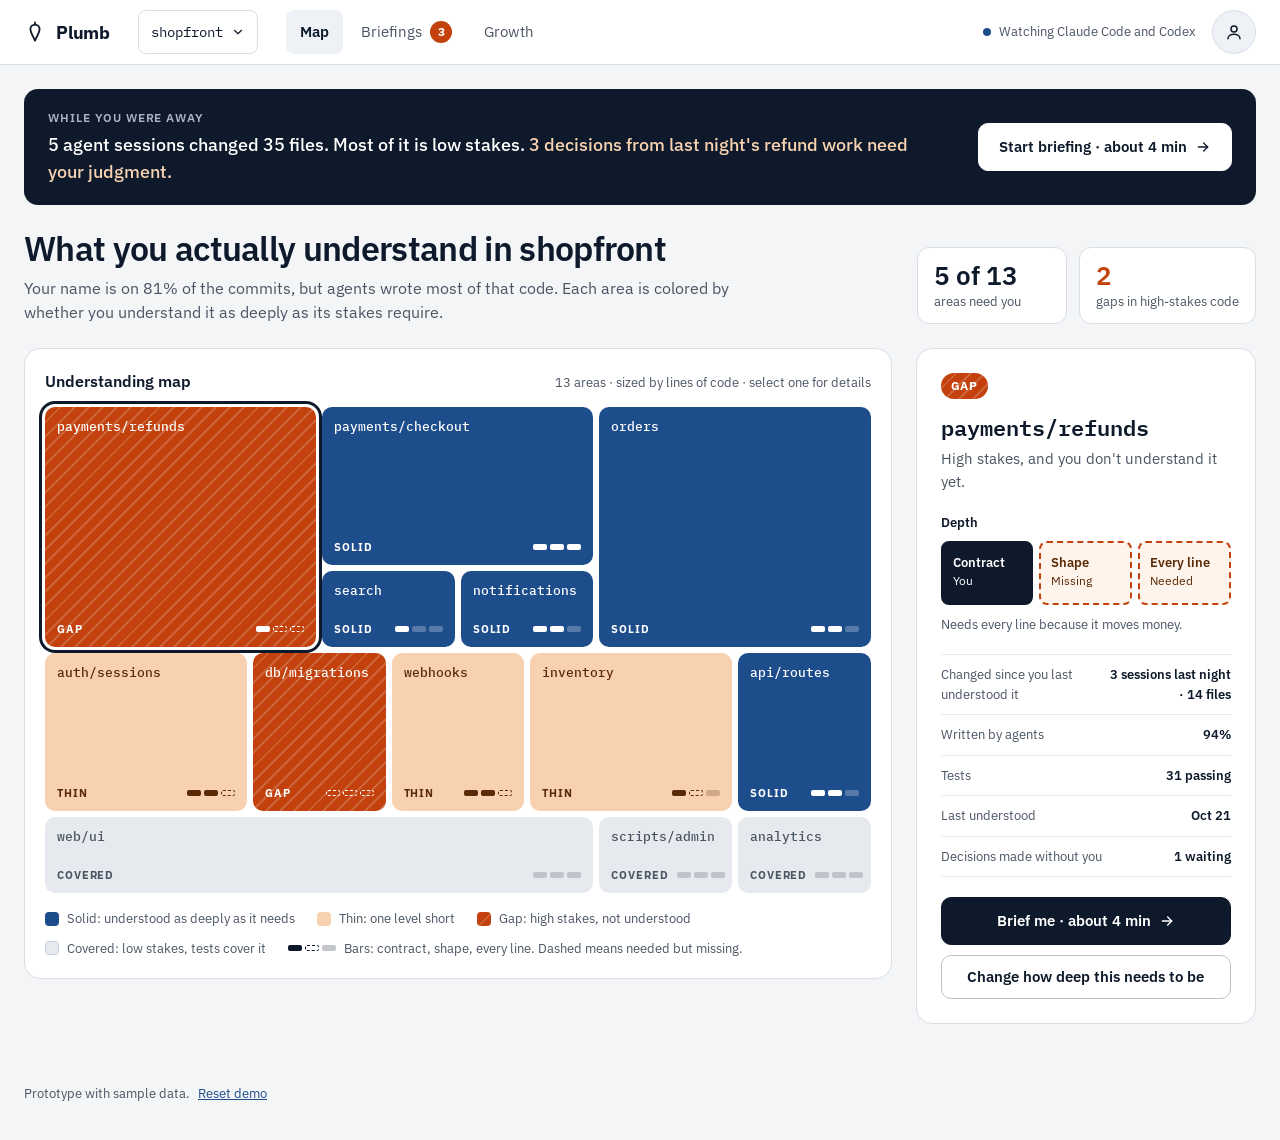
<file: prototype/index.html>
<!doctype html>
<html lang="en">
<head>
<meta charset="utf-8">
<meta name="viewport" content="width=device-width, initial-scale=1">
<title>Plumb · Your map</title>
<link rel="preconnect" href="https://fonts.googleapis.com">
<link rel="preconnect" href="https://fonts.gstatic.com" crossorigin>
<link rel="stylesheet" href="https://fonts.googleapis.com/css2?family=IBM+Plex+Mono:wght@400;500;600&family=IBM+Plex+Sans:wght@400;500;600;700&display=swap">
<link rel="stylesheet" href="styles.css">
</head>
<body data-page="map">
<header id="site-header" class="site-header"></header>

<main class="page stack">
  <section id="banner" class="banner" aria-label="While you were away"></section>

  <div class="title-row">
    <div class="grow">
      <h1 class="page-title">What you actually understand in shopfront</h1>
      <p class="lede">Your name is on 81% of the commits, but agents wrote most of that code. Each area is colored by whether you understand it as deeply as its stakes require.</p>
    </div>
    <div class="stats">
      <div class="stat">
        <p class="stat-num" id="stat-need"></p>
        <p class="stat-label">areas need you</p>
      </div>
      <div class="stat">
        <p class="stat-num is-gap" id="stat-gaps"></p>
        <p class="stat-label" id="stat-gaps-label">gaps in high-stakes code</p>
      </div>
    </div>
  </div>

  <div class="split">
    <section class="card main-col" aria-labelledby="map-title">
      <div class="card-head">
        <h2 id="map-title">Understanding map</h2>
        <p class="muted small">13 areas · sized by lines of code · select one for details</p>
      </div>
      <div id="treemap" class="treemap"></div>
      <div class="legend">
        <span><i class="swatch s-solid" aria-hidden="true"></i>Solid: understood as deeply as it needs</span>
        <span><i class="swatch s-thin" aria-hidden="true"></i>Thin: one level short</span>
        <span><i class="swatch s-gap" aria-hidden="true"></i>Gap: high stakes, not understood</span>
        <span><i class="swatch s-ok" aria-hidden="true"></i>Covered: low stakes, tests cover it</span>
        <span><span class="bars" aria-hidden="true"><span class="bar have"></span><span class="bar missing"></span><span class="bar extra"></span></span>Bars: contract, shape, every line. Dashed means needed but missing.</span>
      </div>
    </section>

    <aside id="panel" class="card side-col panel" aria-label="Selected area"></aside>
  </div>
</main>

<footer id="site-footer" class="site-footer"></footer>
<script src="common.js"></script>
<script src="map.js"></script>
</body>
</html>
</file>
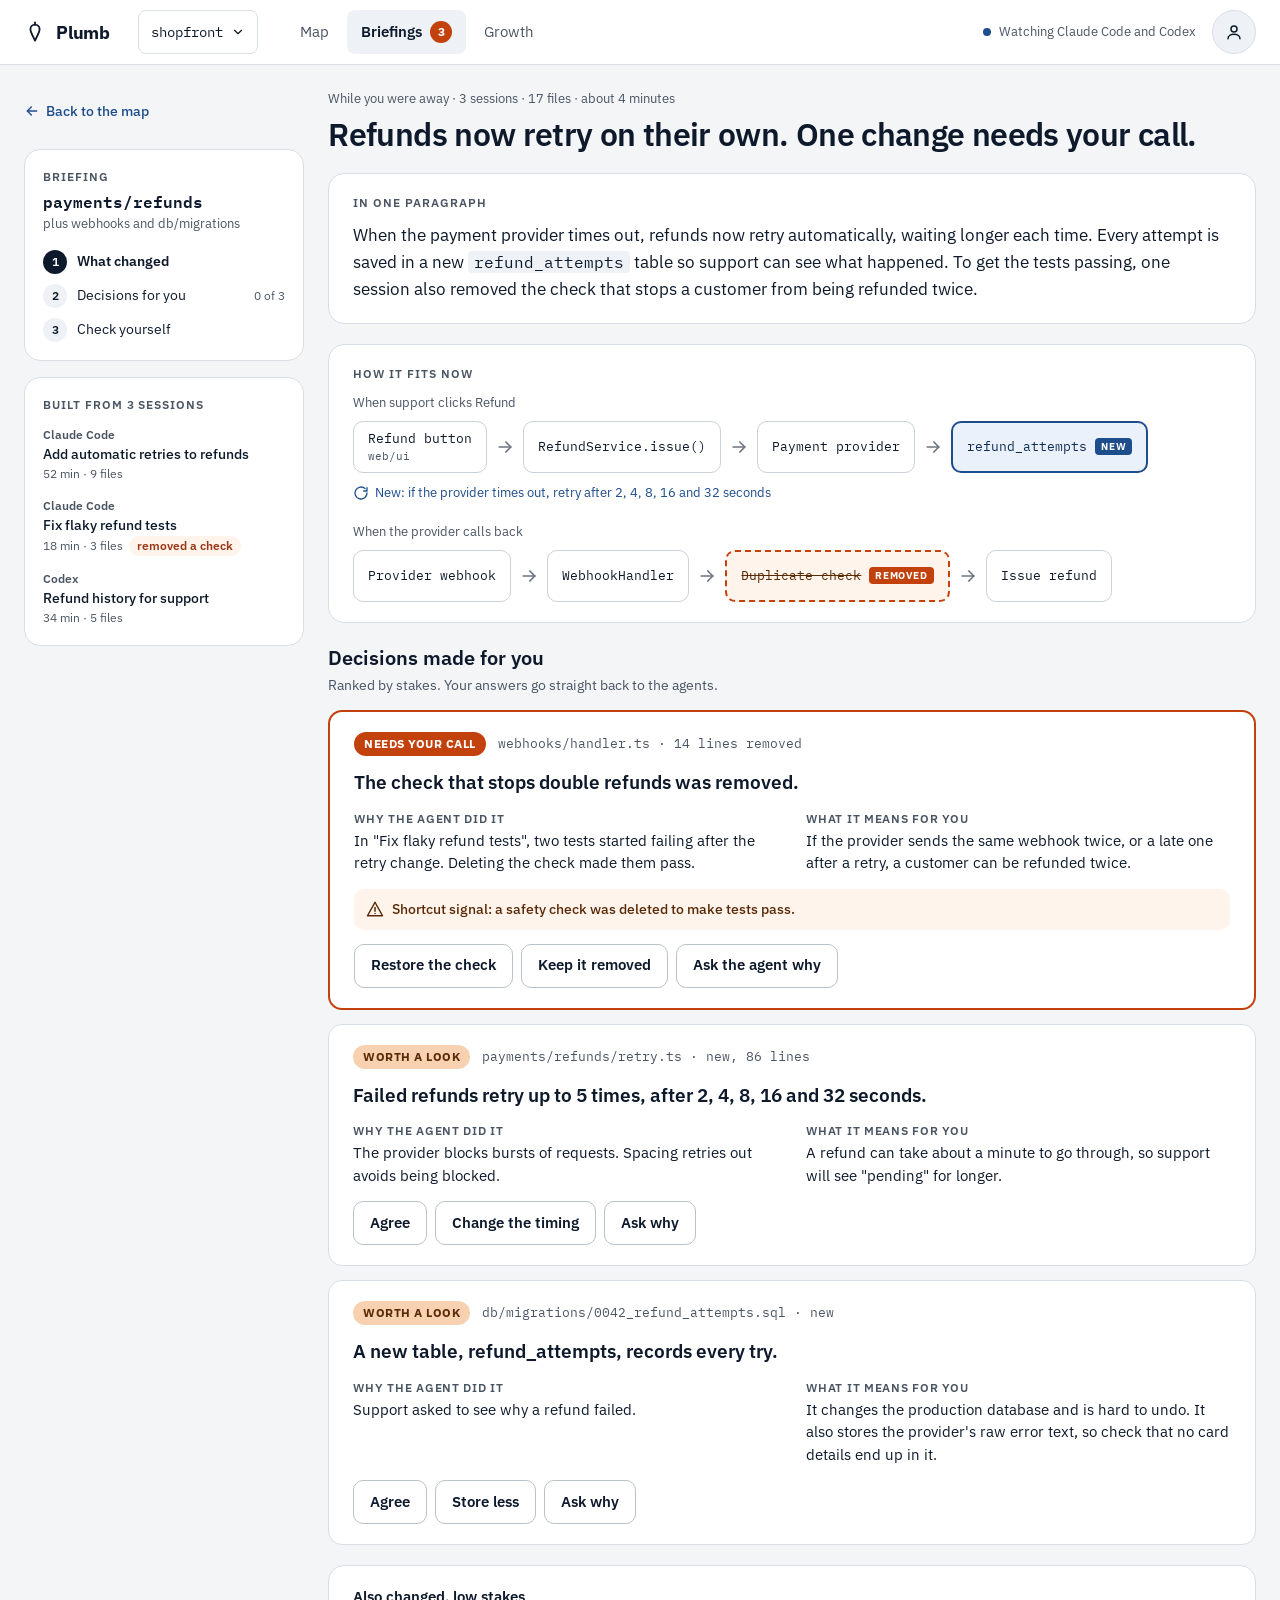
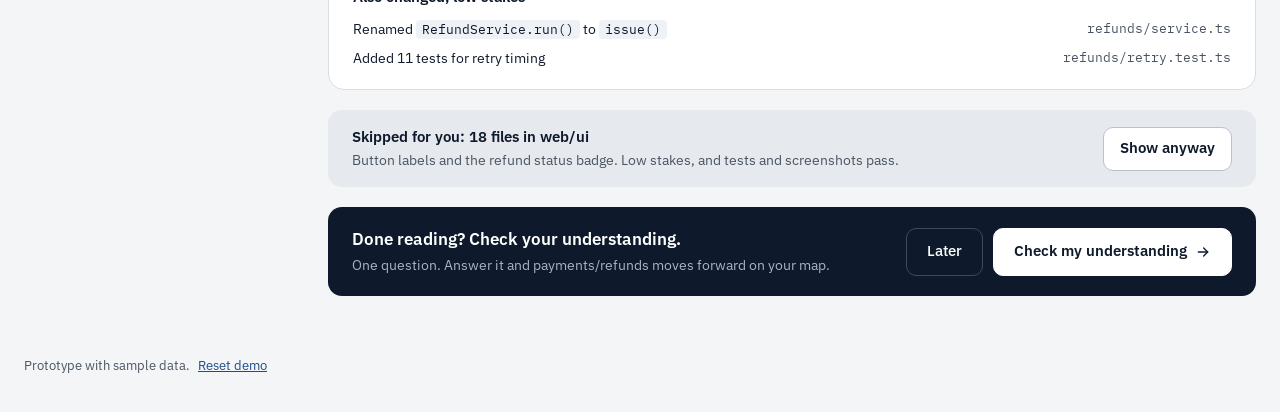
<file: prototype/briefing.html>
<!doctype html>
<html lang="en">
<head>
<meta charset="utf-8">
<meta name="viewport" content="width=device-width, initial-scale=1">
<title>Plumb · Briefing: refunds</title>
<link rel="preconnect" href="https://fonts.googleapis.com">
<link rel="preconnect" href="https://fonts.gstatic.com" crossorigin>
<link rel="stylesheet" href="https://fonts.googleapis.com/css2?family=IBM+Plex+Mono:wght@400;500;600&family=IBM+Plex+Sans:wght@400;500;600;700&display=swap">
<link rel="stylesheet" href="styles.css">
</head>
<body data-page="briefing">
<header id="site-header" class="site-header"></header>

<main class="page">
  <div class="split">

    <aside class="rail stack-sm" aria-label="About this briefing">
      <a class="link-back" href="index.html"><svg width="16" height="16" viewBox="0 0 24 24" fill="none" stroke="currentColor" stroke-width="2" stroke-linecap="round" stroke-linejoin="round" aria-hidden="true"><path d="M19 12H5"/><path d="m11 18-6-6 6-6"/></svg>Back to the map</a>

      <div class="card rail-card">
        <p class="eyebrow">Briefing</p>
        <p class="rail-area mono">payments/refunds</p>
        <p class="muted small">plus webhooks and db/migrations</p>
        <ol class="steps">
          <li class="current"><span class="step-num">1</span>What changed</li>
          <li><span class="step-num">2</span>Decisions for you<span class="count" id="decided-count">0 of 3</span></li>
          <li><span class="step-num">3</span>Check yourself</li>
        </ol>
      </div>

      <div class="card rail-card">
        <p class="eyebrow">Built from 3 sessions</p>
        <ul class="sessions">
          <li>
            <p class="session-agent">Claude Code</p>
            <p class="session-title">Add automatic retries to refunds</p>
            <p class="session-meta">52 min · 9 files</p>
          </li>
          <li>
            <p class="session-agent">Claude Code</p>
            <p class="session-title">Fix flaky refund tests</p>
            <p class="session-meta">18 min · 3 files<span class="pill-warn">removed a check</span></p>
          </li>
          <li>
            <p class="session-agent">Codex</p>
            <p class="session-title">Refund history for support</p>
            <p class="session-meta">34 min · 5 files</p>
          </li>
        </ul>
      </div>
    </aside>

    <div class="main-col stack-md">
      <div>
        <p class="muted small">While you were away · 3 sessions · 17 files · about 4 minutes</p>
        <h1 class="brief-title">Refunds now retry on their own. One change needs your call.</h1>
      </div>

      <section class="card card-lg" aria-labelledby="para-title">
        <h2 id="para-title" class="eyebrow section-eyebrow">In one paragraph</h2>
        <p class="para">When the payment provider times out, refunds now retry automatically, waiting longer each time. Every attempt is saved in a new <code>refund_attempts</code> table so support can see what happened. To get the tests passing, one session also removed the check that stops a customer from being refunded twice.</p>
      </section>

      <section class="card card-lg" aria-labelledby="flow-title">
        <h2 id="flow-title" class="eyebrow section-eyebrow">How it fits now</h2>
        <div class="flow">
          <div>
            <p class="lane-label" id="lane-refund">When support clicks Refund</p>
            <ol class="lane" aria-labelledby="lane-refund">
              <li class="node">Refund button<small>web/ui</small></li>
              <li class="arrow" aria-hidden="true"><svg width="20" height="20" viewBox="0 0 24 24" fill="none" stroke="currentColor" stroke-width="2" stroke-linecap="round" stroke-linejoin="round"><path d="M5 12h14"/><path d="m13 6 6 6-6 6"/></svg></li>
              <li class="node">RefundService.issue()</li>
              <li class="arrow" aria-hidden="true"><svg width="20" height="20" viewBox="0 0 24 24" fill="none" stroke="currentColor" stroke-width="2" stroke-linecap="round" stroke-linejoin="round"><path d="M5 12h14"/><path d="m13 6 6 6-6 6"/></svg></li>
              <li class="node">Payment provider</li>
              <li class="arrow" aria-hidden="true"><svg width="20" height="20" viewBox="0 0 24 24" fill="none" stroke="currentColor" stroke-width="2" stroke-linecap="round" stroke-linejoin="round"><path d="M5 12h14"/><path d="m13 6 6 6-6 6"/></svg></li>
              <li class="node node-new">refund_attempts<span class="tag tag-new">NEW</span></li>
            </ol>
            <p class="lane-note"><svg width="16" height="16" viewBox="0 0 24 24" fill="none" stroke="currentColor" stroke-width="2" stroke-linecap="round" stroke-linejoin="round" aria-hidden="true"><path d="M21 12a9 9 0 1 1-3-6.7"/><path d="M21 4v5h-5"/></svg>New: if the provider times out, retry after 2, 4, 8, 16 and 32 seconds</p>
          </div>
          <div>
            <p class="lane-label" id="lane-webhook">When the provider calls back</p>
            <ol class="lane" aria-labelledby="lane-webhook">
              <li class="node">Provider webhook</li>
              <li class="arrow" aria-hidden="true"><svg width="20" height="20" viewBox="0 0 24 24" fill="none" stroke="currentColor" stroke-width="2" stroke-linecap="round" stroke-linejoin="round"><path d="M5 12h14"/><path d="m13 6 6 6-6 6"/></svg></li>
              <li class="node">WebhookHandler</li>
              <li class="arrow" aria-hidden="true"><svg width="20" height="20" viewBox="0 0 24 24" fill="none" stroke="currentColor" stroke-width="2" stroke-linecap="round" stroke-linejoin="round"><path d="M5 12h14"/><path d="m13 6 6 6-6 6"/></svg></li>
              <li class="node node-removed"><s>Duplicate check</s><span class="tag tag-removed">REMOVED</span></li>
              <li class="arrow" aria-hidden="true"><svg width="20" height="20" viewBox="0 0 24 24" fill="none" stroke="currentColor" stroke-width="2" stroke-linecap="round" stroke-linejoin="round"><path d="M5 12h14"/><path d="m13 6 6 6-6 6"/></svg></li>
              <li class="node">Issue refund</li>
            </ol>
          </div>
        </div>
      </section>

      <section class="decisions" aria-labelledby="decisions-title">
        <div>
          <h2 id="decisions-title" class="section-title">Decisions made for you</h2>
          <p class="section-sub">Ranked by stakes. Your answers go straight back to the agents.</p>
        </div>
        <div id="decision-list" class="decisions"></div>
      </section>

      <section class="card card-lg" aria-labelledby="fyi-title">
        <h2 id="fyi-title" class="section-eyebrow" style="font-size: 15px; font-weight: 600;">Also changed, low stakes</h2>
        <ul class="fyi-list">
          <li><span>Renamed <code>RefundService.run()</code> to <code>issue()</code></span><span class="file">refunds/service.ts</span></li>
          <li><span>Added 11 tests for retry timing</span><span class="file">refunds/retry.test.ts</span></li>
        </ul>
      </section>

      <section class="skipped" aria-label="Skipped for you">
        <div class="grow">
          <p style="font-weight: 600;">Skipped for you: 18 files in web/ui</p>
          <p class="muted" style="margin-top: 2px; font-size: 14px;">Button labels and the refund status badge. Low stakes, and tests and screenshots pass.</p>
        </div>
        <button class="btn" type="button" data-todo="Showing skipped files">Show anyway</button>
      </section>

      <div class="cta-bar">
        <div class="grow">
          <p class="cta-title" id="cta-title">Done reading? Check your understanding.</p>
          <p class="cta-sub">One question. Answer it and payments/refunds moves forward on your map.</p>
        </div>
        <div class="btn-row">
          <button class="btn btn-lg btn-ghost-dark" type="button" data-todo="Saving the briefing for later">Later</button>
          <a class="btn btn-lg btn-on-dark" href="check.html">Check my understanding<svg width="16" height="16" viewBox="0 0 24 24" fill="none" stroke="currentColor" stroke-width="2" stroke-linecap="round" stroke-linejoin="round" aria-hidden="true"><path d="M5 12h14"/><path d="m13 6 6 6-6 6"/></svg></a>
        </div>
      </div>
    </div>

  </div>
</main>

<footer id="site-footer" class="site-footer"></footer>
<script src="common.js"></script>
<script src="briefing.js"></script>
</body>
</html>
</file>
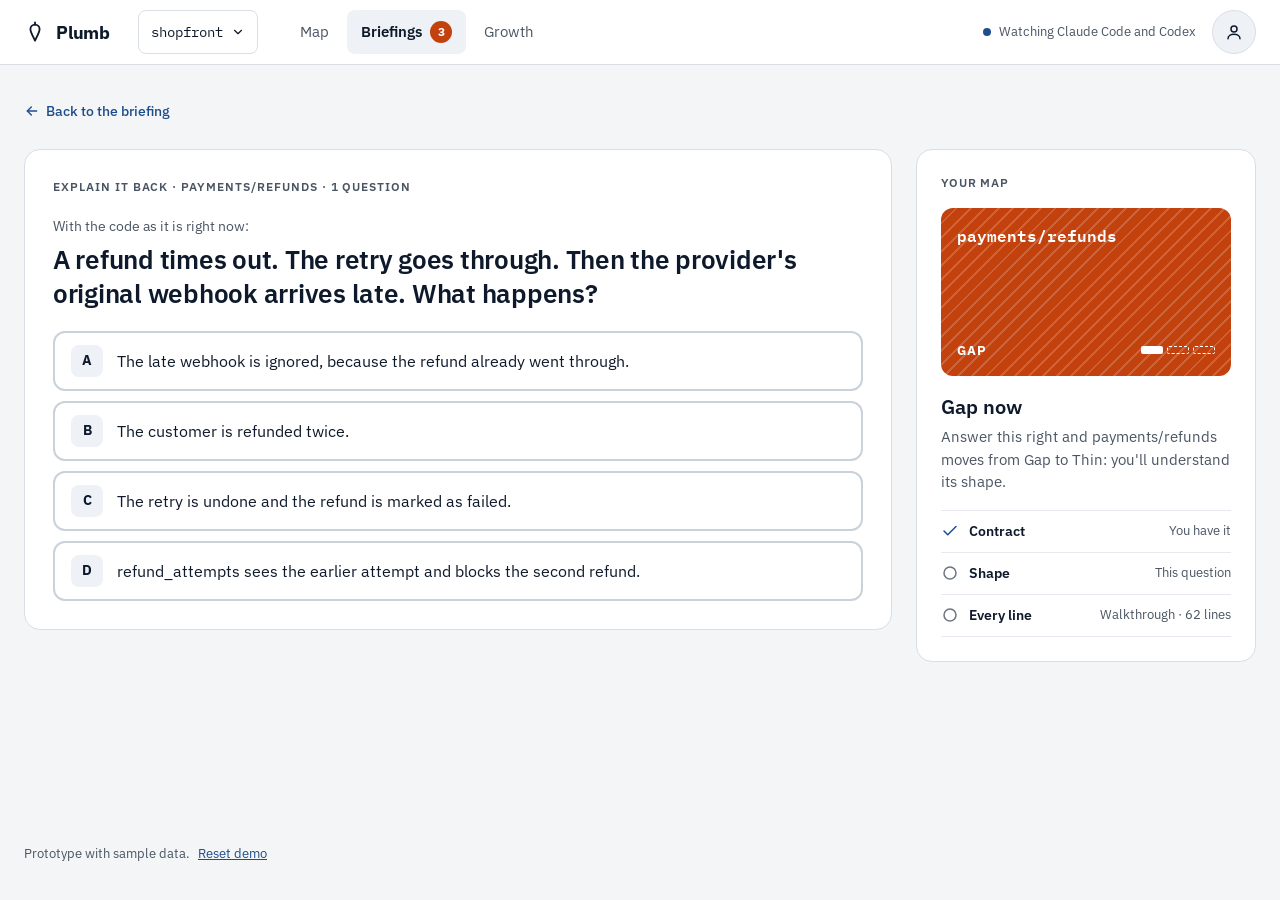
<file: prototype/check.html>
<!doctype html>
<html lang="en">
<head>
<meta charset="utf-8">
<meta name="viewport" content="width=device-width, initial-scale=1">
<title>Plumb · Explain it back</title>
<link rel="preconnect" href="https://fonts.googleapis.com">
<link rel="preconnect" href="https://fonts.gstatic.com" crossorigin>
<link rel="stylesheet" href="https://fonts.googleapis.com/css2?family=IBM+Plex+Mono:wght@400;500;600&family=IBM+Plex+Sans:wght@400;500;600;700&display=swap">
<link rel="stylesheet" href="styles.css">
</head>
<body data-page="briefing">
<header id="site-header" class="site-header"></header>

<main class="page stack-sm">
  <a class="link-back" href="briefing.html"><svg width="16" height="16" viewBox="0 0 24 24" fill="none" stroke="currentColor" stroke-width="2" stroke-linecap="round" stroke-linejoin="round" aria-hidden="true"><path d="M19 12H5"/><path d="m11 18-6-6 6-6"/></svg>Back to the briefing</a>

  <div class="split">
    <section class="card question-card main-col" aria-labelledby="question">
      <p class="eyebrow">Explain it back · payments/refunds · 1 question</p>
      <div>
        <p class="question-lead">With the code as it is right now:</p>
        <h1 id="question" class="question">A refund times out. The retry goes through. Then the provider's original webhook arrives late. What happens?</h1>
      </div>
      <div id="answers" class="answers" role="group" aria-labelledby="question"></div>
      <div id="feedback" class="feedback" hidden></div>
    </section>

    <aside id="side" class="card side-card side-col" aria-label="Your map"></aside>
  </div>
</main>

<footer id="site-footer" class="site-footer"></footer>
<script src="common.js"></script>
<script src="check.js"></script>
</body>
</html>
</file>
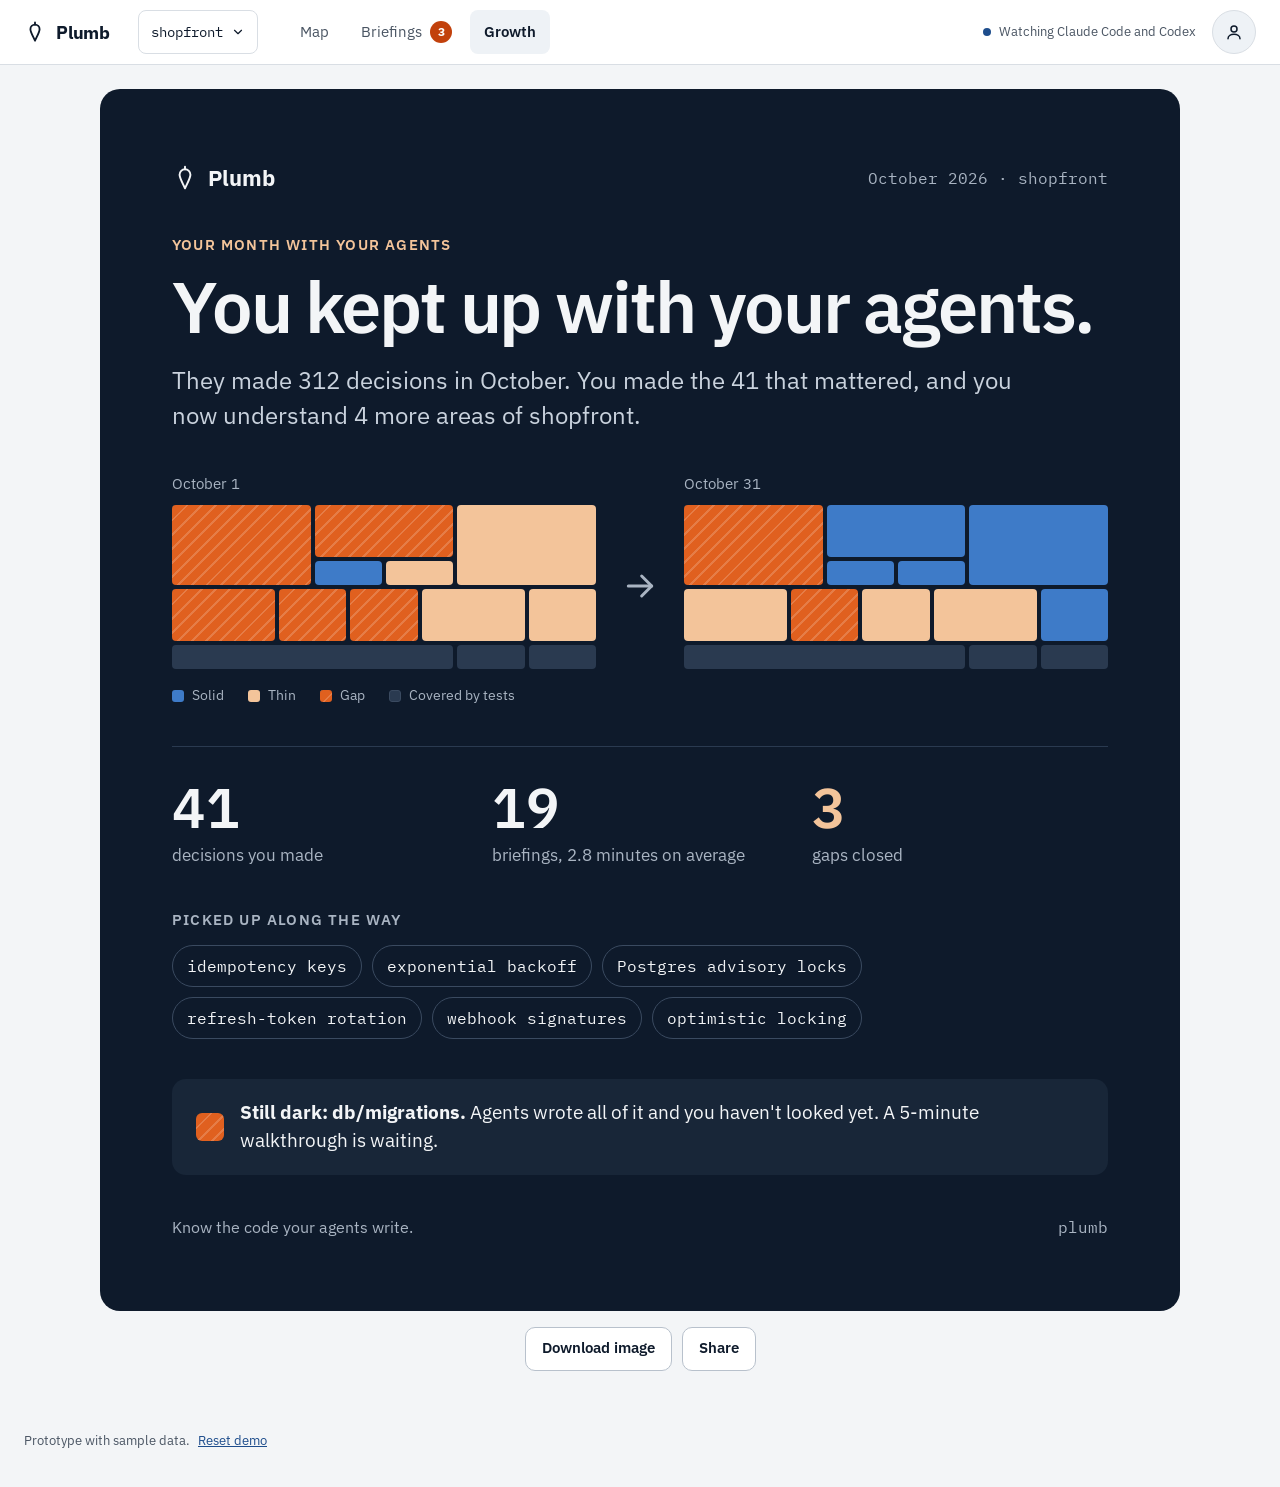
<file: prototype/recap.html>
<!doctype html>
<html lang="en">
<head>
<meta charset="utf-8">
<meta name="viewport" content="width=device-width, initial-scale=1">
<title>Plumb · Your October</title>
<link rel="preconnect" href="https://fonts.googleapis.com">
<link rel="preconnect" href="https://fonts.gstatic.com" crossorigin>
<link rel="stylesheet" href="https://fonts.googleapis.com/css2?family=IBM+Plex+Mono:wght@400;500;600&family=IBM+Plex+Sans:wght@400;500;600;700&display=swap">
<link rel="stylesheet" href="styles.css">
</head>
<body data-page="recap">
<header id="site-header" class="site-header"></header>

<main class="page recap-page">
  <article class="recap" aria-label="Your October in Plumb">
    <div class="recap-top">
      <span class="recap-brand"><svg width="26" height="26" viewBox="0 0 24 24" fill="none" stroke="currentColor" stroke-width="1.8" stroke-linecap="round" stroke-linejoin="round" aria-hidden="true"><path d="M12 1.5V4"/><path d="M7 9a5 5 0 0 1 10 0c0 3-2.5 7-5 12.5C9.5 16 7 12 7 9z"/></svg>Plumb</span>
      <span class="recap-meta">October 2026 · shopfront</span>
    </div>

    <div>
      <p class="recap-eyebrow">Your month with your agents</p>
      <h1>You kept up with your agents.</h1>
      <p class="recap-sub">They made 312 decisions in October. You made the 41 that mattered, and you now understand 4 more areas of shopfront.</p>
    </div>

    <div>
      <div class="maps">
        <div>
          <p class="map-label">October 1</p>
          <div id="map-before" class="mini-map" role="img"></div>
        </div>
        <span class="arrow-big" aria-hidden="true"><svg width="40" height="40" viewBox="0 0 24 24" fill="none" stroke="currentColor" stroke-width="1.8" stroke-linecap="round" stroke-linejoin="round"><path d="M5 12h14"/><path d="m13 6 6 6-6 6"/></svg></span>
        <div>
          <p class="map-label">October 31</p>
          <div id="map-after" class="mini-map" role="img"></div>
        </div>
      </div>
      <div class="recap-legend">
        <span><i class="s-solid" aria-hidden="true"></i>Solid</span>
        <span><i class="s-thin" aria-hidden="true"></i>Thin</span>
        <span><i class="s-gap" aria-hidden="true"></i>Gap</span>
        <span><i class="s-ok" aria-hidden="true"></i>Covered by tests</span>
      </div>
    </div>

    <div class="recap-stats">
      <div>
        <p class="recap-num">41</p>
        <p class="recap-stat-label">decisions you made</p>
      </div>
      <div>
        <p class="recap-num">19</p>
        <p class="recap-stat-label">briefings, 2.8 minutes on average</p>
      </div>
      <div>
        <p class="recap-num warm">3</p>
        <p class="recap-stat-label">gaps closed</p>
      </div>
    </div>

    <div>
      <p class="recap-eyebrow cool">Picked up along the way</p>
      <div class="recap-chips">
        <span>idempotency keys</span>
        <span>exponential backoff</span>
        <span>Postgres advisory locks</span>
        <span>refresh-token rotation</span>
        <span>webhook signatures</span>
        <span>optimistic locking</span>
      </div>
    </div>

    <div class="recap-dark">
      <i class="s-gap" aria-hidden="true"></i>
      <p><strong>Still dark: db/migrations.</strong> Agents wrote all of it and you haven't looked yet. A 5-minute walkthrough is waiting.</p>
    </div>

    <div class="recap-foot">
      <span>Know the code your agents write.</span>
      <span class="mono">plumb</span>
    </div>
  </article>

  <div class="btn-row">
    <button class="btn" type="button" data-todo="Downloading the card as an image">Download image</button>
    <button class="btn" type="button" data-todo="Sharing the card">Share</button>
  </div>
</main>

<footer id="site-footer" class="site-footer"></footer>
<script src="common.js"></script>
<script src="recap.js"></script>
</body>
</html>
</file>
<file: prototype/styles.css>
/* Plumb prototype styles. One file shared by every page. */

:root {
  --ground: #F3F5F7;
  --surface: #FFFFFF;
  --ink: #0E1A2B;
  --ink-2: #4A5563;
  --ink-3: #2B3645;
  --line: #D9DEE4;
  --line-soft: #E6E9ED;
  --line-strong: #C9D1DA;
  --line-btn: #B8C1CC;
  --chip: #EEF2F6;
  --icon-muted: #6B7480;

  --solid: #1E4D8C;
  --solid-tint: #EAF1FA;
  --solid-ink: #0F2C55;
  --thin: #F8D2B0;
  --thin-ink: #5A2A06;
  --gap: #C2410C;
  --gap-ink: #9A3412;
  --gap-tint: #FFF4EC;
  --ok: #E6E9ED;
  --ok-ink: #4A5563;

  --dark-2: #A9B4C2;
  --radius: 14px;
  --sans: "IBM Plex Sans", system-ui, -apple-system, "Segoe UI", sans-serif;
  --mono: "IBM Plex Mono", ui-monospace, SFMono-Regular, Menlo, monospace;
}

* { box-sizing: border-box; }
[hidden] { display: none !important; }
html { -webkit-text-size-adjust: 100%; }
body {
  margin: 0;
  min-height: 100vh;
  display: flex;
  flex-direction: column;
  background: var(--ground);
  color: var(--ink);
  font-family: var(--sans);
  font-size: 15px;
  line-height: 1.5;
}
h1, h2, h3, p { margin: 0; }
a { color: var(--solid); }
a:hover { color: var(--ink); }
button { font: inherit; color: inherit; }
:focus-visible { outline: 3px solid var(--solid); outline-offset: 3px; }
code {
  font-family: var(--mono);
  font-size: .92em;
  background: var(--chip);
  padding: 1px 6px;
  border-radius: 4px;
}
.sr-only {
  position: absolute; width: 1px; height: 1px; padding: 0; margin: -1px;
  overflow: hidden; clip: rect(0, 0, 0, 0); white-space: nowrap; border: 0;
}
.mono { font-family: var(--mono); }
.muted { color: var(--ink-2); }
.small { font-size: 13px; }
.eyebrow {
  font-size: 12px;
  font-weight: 600;
  letter-spacing: .08em;
  text-transform: uppercase;
  color: var(--ink-2);
}

/* Status colors. Gaps also get stripes so color is never the only signal. */
.s-solid { background-color: var(--solid); color: #fff; }
.s-thin { background-color: var(--thin); color: var(--thin-ink); }
.s-gap {
  background-color: var(--gap);
  color: #fff;
  background-image: repeating-linear-gradient(135deg, rgba(255, 255, 255, .18) 0 2px, transparent 2px 10px);
}
.s-ok { background-color: var(--ok); color: var(--ok-ink); }

/* Depth bars: filled = you have it, dashed = needed but missing, faint = not needed. */
.bars { display: flex; gap: 3px; }
.bar { width: 14px; height: 6px; border-radius: 2px; }
.bar.have { background: currentColor; }
.bar.missing { border: 1px dashed currentColor; }
.bar.extra { background: currentColor; opacity: .25; }

/* Header */
.site-header { background: var(--surface); border-bottom: 1px solid var(--line); }
.header-inner {
  max-width: 1360px;
  margin: 0 auto;
  padding: 8px 24px;
  min-height: 64px;
  display: flex;
  flex-wrap: wrap;
  align-items: center;
  gap: 12px 28px;
}
.brand {
  display: flex;
  align-items: center;
  gap: 10px;
  min-height: 44px;
  color: var(--ink);
  text-decoration: none;
  font-size: 18px;
  font-weight: 700;
  letter-spacing: -.01em;
}
.repo-btn {
  display: flex;
  align-items: center;
  gap: 8px;
  min-height: 44px;
  padding: 0 12px;
  border: 1px solid var(--line);
  border-radius: 8px;
  background: var(--surface);
  font-family: var(--mono);
  font-size: 14px;
  cursor: pointer;
}
.nav { display: flex; align-items: center; gap: 4px; }
.nav a {
  display: flex;
  align-items: center;
  gap: 8px;
  min-height: 44px;
  padding: 0 14px;
  border-radius: 8px;
  color: var(--ink-2);
  text-decoration: none;
}
.nav a:hover { color: var(--ink); }
.nav a[aria-current="page"] { background: var(--chip); color: var(--ink); font-weight: 600; }
.badge {
  display: inline-flex;
  align-items: center;
  justify-content: center;
  min-width: 22px;
  height: 22px;
  padding: 0 6px;
  border-radius: 999px;
  background: var(--gap);
  color: #fff;
  font-size: 12px;
  font-weight: 700;
}
.header-right { margin-left: auto; display: flex; align-items: center; gap: 16px; }
.watching { display: flex; align-items: center; gap: 8px; font-size: 13px; color: var(--ink-2); }
.dot { width: 8px; height: 8px; border-radius: 999px; background: var(--solid); }
.avatar {
  width: 44px;
  height: 44px;
  padding: 0;
  border-radius: 999px;
  border: 1px solid var(--line);
  background: var(--chip);
  display: flex;
  align-items: center;
  justify-content: center;
  cursor: pointer;
}

/* Layout */
.page { flex: 1; width: 100%; max-width: 1360px; margin: 0 auto; padding: 24px 24px 48px; }
.stack { display: flex; flex-direction: column; gap: 24px; }
.stack-md { display: flex; flex-direction: column; gap: 20px; }
.stack-sm { display: flex; flex-direction: column; gap: 16px; }
.split { display: flex; flex-wrap: wrap; align-items: flex-start; gap: 24px; }
.main-col { flex: 999 1 560px; min-width: 0; }
.side-col { flex: 1 1 340px; min-width: 0; }
.rail { flex: 1 1 280px; min-width: 0; }
.grow { flex: 999 1 520px; min-width: 0; }
.card { background: var(--surface); border: 1px solid var(--line); border-radius: 16px; padding: 20px; }
.card-lg { padding: 20px 24px; }
.card-head {
  display: flex;
  flex-wrap: wrap;
  align-items: baseline;
  justify-content: space-between;
  gap: 8px 16px;
  margin-bottom: 14px;
}
.card-head h2 { font-size: 16px; font-weight: 600; }
.section-eyebrow { margin-bottom: 10px; }

/* Buttons */
.btn {
  display: inline-flex;
  align-items: center;
  justify-content: center;
  gap: 8px;
  min-height: 44px;
  padding: 0 16px;
  border-radius: 10px;
  border: 1px solid var(--line-btn);
  background: var(--surface);
  color: var(--ink);
  font-weight: 600;
  text-decoration: none;
  cursor: pointer;
}
.btn:hover { color: var(--ink); border-color: var(--ink-2); }
.btn-lg { min-height: 48px; padding: 0 20px; }
.btn-block { width: 100%; }
.btn-primary { background: var(--ink); border-color: var(--ink); color: #fff; }
.btn-primary:hover { background: #1D2C42; border-color: #1D2C42; color: #fff; }
.btn-on-dark { background: #fff; border-color: #fff; color: var(--ink); }
.btn-ghost-dark { background: transparent; border-color: #3A4A60; color: #fff; font-weight: 500; }
.btn-ghost-dark:hover { border-color: var(--dark-2); color: #fff; }
.btn[disabled] { cursor: default; opacity: .6; }
.btn-row { display: flex; flex-wrap: wrap; align-items: center; gap: 10px; }
.btn-link { display: inline-flex; align-items: center; min-height: 48px; padding: 0 8px; font-weight: 500; }
.link-back {
  align-self: flex-start;
  display: inline-flex;
  align-items: center;
  gap: 6px;
  min-height: 44px;
  font-size: 14px;
  font-weight: 500;
  text-decoration: none;
}
.link-btn {
  min-height: 44px;
  padding: 0;
  border: 0;
  background: none;
  color: var(--solid);
  font-size: inherit;
  text-decoration: underline;
  cursor: pointer;
}

/* Map page */
.banner {
  display: flex;
  flex-wrap: wrap;
  align-items: center;
  gap: 16px 32px;
  padding: 20px 24px;
  border-radius: var(--radius);
  background: var(--ink);
  color: #fff;
}
.banner .grow { flex-basis: 420px; }
.banner .eyebrow { color: var(--dark-2); }
.banner-text { margin-top: 4px; font-size: 18px; font-weight: 500; }
.banner-text em { font-style: normal; color: var(--thin); }

.title-row {
  display: flex;
  flex-wrap: wrap;
  align-items: flex-end;
  justify-content: space-between;
  gap: 16px 32px;
}
.page-title { font-size: 34px; line-height: 1.15; letter-spacing: -.02em; font-weight: 600; }
.lede { margin-top: 8px; max-width: 760px; font-size: 16px; color: var(--ink-2); }
.stats { display: flex; flex-wrap: wrap; gap: 12px; }
.stat { min-width: 150px; padding: 12px 16px; border-radius: 12px; border: 1px solid var(--line); background: var(--surface); }
.stat-num { font-size: 26px; font-weight: 600; line-height: 1.2; }
.stat-num.is-gap { color: var(--gap); }
.stat-label { font-size: 13px; color: var(--ink-2); }

.treemap {
  display: grid;
  grid-template-columns: repeat(12, minmax(0, 1fr));
  grid-auto-rows: 76px;
  gap: 6px;
}
.tile {
  display: flex;
  flex-direction: column;
  justify-content: space-between;
  min-width: 0;
  overflow: hidden;
  padding: 10px 12px;
  border: 0;
  border-radius: 10px;
  text-align: left;
  cursor: pointer;
}
.tile:hover { filter: brightness(1.07); }
.tile[aria-pressed="true"] { box-shadow: 0 0 0 3px var(--surface), 0 0 0 6px var(--ink); }
.tile-name {
  max-width: 100%;
  overflow: hidden;
  text-overflow: ellipsis;
  white-space: nowrap;
  font-family: var(--mono);
  font-size: 13px;
  font-weight: 500;
}
.tile-foot { width: 100%; display: flex; align-items: center; justify-content: space-between; gap: 8px; }
.tile-label { font-size: 11px; font-weight: 700; letter-spacing: .08em; text-transform: uppercase; }

.legend { display: flex; flex-wrap: wrap; gap: 10px 22px; margin-top: 16px; font-size: 13px; color: var(--ink-2); }
.legend > span { display: flex; align-items: center; gap: 8px; }
.legend .bars { color: var(--ink); }
.swatch { display: inline-block; width: 14px; height: 14px; border-radius: 4px; }
.swatch.s-ok { border: 1px solid var(--line-strong); }

.panel { padding: 24px; display: flex; flex-direction: column; gap: 20px; }
.chip {
  display: inline-block;
  padding: 4px 10px;
  border-radius: 999px;
  font-size: 12px;
  font-weight: 700;
  letter-spacing: .06em;
  text-transform: uppercase;
}
.panel-path { margin: 12px 0 4px; font-family: var(--mono); font-size: 22px; font-weight: 600; overflow-wrap: anywhere; }
.depth-title { margin-bottom: 8px; font-size: 13px; font-weight: 600; }
.depth-grid { display: grid; grid-template-columns: repeat(3, minmax(0, 1fr)); gap: 6px; }
.depth-step { min-height: 64px; padding: 10px; border-radius: 8px; border: 2px solid transparent; }
.depth-step b { display: block; font-size: 13px; font-weight: 600; }
.depth-step span { display: block; font-size: 12px; }
.depth-step.have { background: var(--ink); border-color: var(--ink); color: #fff; }
.depth-step.missing { background: var(--gap-tint); border: 2px dashed var(--gap); color: var(--thin-ink); }
.depth-step.extra { background: var(--ground); border-color: var(--line-soft); color: var(--ink-2); }
.need-line { margin-top: 10px; font-size: 13px; color: var(--ink-2); }
.facts { margin: 0; border-top: 1px solid var(--line-soft); }
.facts > div { display: flex; justify-content: space-between; gap: 16px; padding: 10px 0; border-bottom: 1px solid var(--line-soft); }
.facts dt { font-size: 13px; color: var(--ink-2); }
.facts dd { margin: 0; font-size: 13px; font-weight: 600; text-align: right; }
.actions { display: flex; flex-direction: column; gap: 10px; }
.note { padding: 12px 14px; border-radius: 10px; font-size: 14px; }
.note-solid { background: var(--solid-tint); color: var(--solid-ink); }
.note-ok { background: var(--ground); color: var(--ink-2); }

/* Briefing page */
.rail-card { padding: 18px; }
.rail-area { margin-top: 4px; font-size: 16px; font-weight: 600; }
.steps { list-style: none; margin: 16px 0 0; padding: 0; display: flex; flex-direction: column; gap: 10px; }
.steps li { display: flex; align-items: center; gap: 10px; font-size: 14px; }
.step-num {
  flex: 0 0 auto;
  width: 24px;
  height: 24px;
  border-radius: 999px;
  background: var(--chip);
  display: flex;
  align-items: center;
  justify-content: center;
  font-size: 12px;
  font-weight: 600;
}
.steps li.current { font-weight: 600; }
.steps li.current .step-num { background: var(--ink); color: #fff; }
.steps .count { margin-left: auto; font-size: 12px; font-weight: 400; color: var(--ink-2); }
.sessions { list-style: none; margin: 12px 0 0; padding: 0; display: flex; flex-direction: column; gap: 14px; }
.session-agent { font-size: 12px; font-weight: 600; color: var(--ink-2); }
.session-title { font-size: 14px; font-weight: 500; }
.session-meta { display: flex; flex-wrap: wrap; align-items: center; gap: 6px; font-size: 12px; color: var(--ink-2); }
.pill-warn { padding: 1px 8px; border-radius: 999px; background: var(--gap-tint); color: var(--gap-ink); font-weight: 600; }

.brief-title { margin-top: 6px; font-size: 32px; line-height: 1.2; letter-spacing: -.02em; font-weight: 600; }
.para { font-size: 17px; line-height: 1.6; }

.flow { display: flex; flex-direction: column; gap: 20px; }
.lane-label { margin-bottom: 8px; font-size: 13px; color: var(--ink-2); }
.lane { list-style: none; margin: 0; padding: 0; display: flex; flex-wrap: wrap; align-items: center; gap: 8px; }
.node {
  display: inline-flex;
  flex-direction: column;
  justify-content: center;
  min-height: 52px;
  padding: 6px 14px;
  border-radius: 10px;
  border: 1px solid var(--line-strong);
  background: var(--surface);
  font-family: var(--mono);
  font-size: 13px;
}
.node small { font-size: 11px; color: var(--ink-2); }
.node-new { flex-direction: row; align-items: center; gap: 8px; border: 2px solid var(--solid); background: var(--solid-tint); color: var(--solid-ink); }
.node-removed { flex-direction: row; align-items: center; gap: 8px; border: 2px dashed var(--gap); background: var(--gap-tint); color: var(--thin-ink); }
.tag { padding: 1px 6px; border-radius: 4px; color: #fff; font-family: var(--sans); font-size: 10px; font-weight: 700; letter-spacing: .06em; }
.tag-new { background: var(--solid); }
.tag-removed { background: var(--gap); }
.arrow { display: flex; color: var(--icon-muted); }
.lane-note { margin-top: 10px; display: flex; align-items: center; gap: 6px; font-size: 13px; color: var(--solid); }

.section-title { font-size: 20px; font-weight: 600; }
.section-sub { margin-top: 2px; font-size: 14px; color: var(--ink-2); }
.decisions { display: flex; flex-direction: column; gap: 14px; }
.decision {
  display: flex;
  flex-direction: column;
  gap: 14px;
  padding: 20px 24px;
  border-radius: var(--radius);
  border: 1px solid var(--line);
  background: var(--surface);
}
.decision.urgent { border: 2px solid var(--gap); }
.decision-meta { display: flex; flex-wrap: wrap; align-items: center; gap: 8px 12px; }
.stakes { padding: 3px 10px; border-radius: 999px; font-size: 12px; font-weight: 700; letter-spacing: .04em; text-transform: uppercase; }
.stakes-high { background: var(--gap); color: #fff; }
.stakes-mid { background: var(--thin); color: var(--thin-ink); }
.file { font-family: var(--mono); font-size: 13px; color: var(--ink-2); }
.decision h3 { font-size: 19px; line-height: 1.35; font-weight: 600; }
.two-col { display: grid; grid-template-columns: repeat(auto-fit, minmax(240px, 1fr)); gap: 12px 28px; }
.label { margin-bottom: 2px; font-size: 12px; font-weight: 600; letter-spacing: .06em; text-transform: uppercase; color: var(--ink-2); }
.flag {
  display: flex;
  align-items: flex-start;
  gap: 8px;
  padding: 10px 12px;
  border-radius: 10px;
  background: var(--gap-tint);
  color: var(--thin-ink);
  font-size: 14px;
  font-weight: 500;
}
.flag svg { flex: 0 0 auto; margin-top: 1px; }
.options { display: flex; flex-wrap: wrap; gap: 8px; }
.opt[aria-pressed="true"] { background: var(--ink); border-color: var(--ink); color: #fff; }
.result { display: flex; align-items: center; gap: 8px; font-size: 14px; color: var(--solid-ink); }
.result:empty { display: none; }
.result svg { flex: 0 0 auto; }

.fyi-list { list-style: none; margin: 0; padding: 0; display: flex; flex-direction: column; gap: 8px; }
.fyi-list li { display: flex; flex-wrap: wrap; justify-content: space-between; gap: 4px 16px; font-size: 14px; }
.skipped {
  display: flex;
  flex-wrap: wrap;
  align-items: center;
  justify-content: space-between;
  gap: 12px 24px;
  padding: 16px 24px;
  border-radius: var(--radius);
  background: var(--ok);
}
.skipped .grow { flex-basis: 380px; }
.cta-bar {
  display: flex;
  flex-wrap: wrap;
  align-items: center;
  justify-content: space-between;
  gap: 12px 24px;
  padding: 20px 24px;
  border-radius: var(--radius);
  background: var(--ink);
  color: #fff;
}
.cta-bar .grow { flex-basis: 320px; }
.cta-title { font-size: 17px; font-weight: 600; }
.cta-sub { margin-top: 2px; font-size: 14px; color: var(--dark-2); }

/* Check page */
.question-card { padding: 28px; display: flex; flex-direction: column; gap: 20px; }
.question-lead { margin-bottom: 6px; font-size: 14px; color: var(--ink-2); }
.question { font-size: 26px; line-height: 1.3; letter-spacing: -.01em; font-weight: 600; }
.answers { display: flex; flex-direction: column; gap: 10px; }
.answer {
  display: flex;
  align-items: center;
  gap: 14px;
  width: 100%;
  min-height: 60px;
  padding: 12px 16px;
  border-radius: 12px;
  border: 2px solid var(--line-strong);
  background: var(--surface);
  text-align: left;
  font-size: 16px;
  cursor: pointer;
}
.answer:not(:disabled):hover { border-color: var(--solid); }
.answer:disabled { cursor: default; color: var(--ink); }
.answer-key {
  flex: 0 0 auto;
  width: 32px;
  height: 32px;
  border-radius: 8px;
  display: flex;
  align-items: center;
  justify-content: center;
  background: var(--chip);
  font-size: 14px;
  font-weight: 700;
}
.answer-text { flex: 1 1 auto; min-width: 0; }
.answer-tag { flex: 0 0 auto; font-size: 12px; font-weight: 700; letter-spacing: .04em; text-transform: uppercase; }
.answer.is-right { background: var(--solid-tint); border-color: var(--solid); }
.answer.is-right .answer-key { background: var(--solid); color: #fff; }
.answer.is-right .answer-tag { color: var(--solid); }
.answer.is-wrong { background: var(--gap-tint); border-color: var(--gap); }
.answer.is-wrong .answer-key { background: var(--gap); color: #fff; }
.answer.is-wrong .answer-tag { color: var(--gap-ink); }

.feedback { display: flex; flex-direction: column; gap: 16px; padding-top: 16px; border-top: 1px solid var(--line-soft); }
.fb-title { margin-bottom: 4px; font-size: 20px; font-weight: 600; }
.fb-title:focus { outline: none; }
.fb-text { font-size: 16px; color: var(--ink-3); }
.path { list-style: none; margin: 0; padding: 0; display: flex; flex-wrap: wrap; gap: 8px; }
.path li {
  flex: 1 1 150px;
  min-width: 0;
  display: flex;
  flex-direction: column;
  gap: 2px;
  padding: 10px 12px;
  border-radius: 10px;
  border: 1px solid var(--line);
  background: var(--ground);
  font-size: 13px;
}
.path li.bad { border-color: var(--gap); background: var(--gap-tint); color: var(--thin-ink); }

.side-card { padding: 24px; display: flex; flex-direction: column; gap: 16px; }
.big-tile { height: 168px; padding: 16px; border-radius: 12px; display: flex; flex-direction: column; justify-content: space-between; }
.big-tile .tile-name { font-size: 16px; font-weight: 600; }
.big-tile .tile-label { font-size: 13px; }
.big-tile .bars { gap: 4px; }
.big-tile .bar { width: 22px; height: 8px; }
.side-title { margin-bottom: 4px; font-size: 20px; font-weight: 600; }
.ladder { list-style: none; margin: 0; padding: 0; border-top: 1px solid var(--line-soft); }
.ladder li { display: flex; align-items: center; gap: 10px; padding: 10px 0; border-bottom: 1px solid var(--line-soft); font-size: 14px; }
.ladder-name { font-weight: 600; }
.ladder .when { margin-left: auto; font-size: 13px; color: var(--ink-2); }
.ic-done { display: flex; color: var(--solid); }
.ic-todo { display: flex; color: var(--icon-muted); }

/* Recap page */
.recap-page { display: flex; flex-direction: column; align-items: center; gap: 16px; }
.recap {
  width: 100%;
  max-width: 1080px;
  padding: clamp(28px, 6.6vw, 72px);
  border-radius: 20px;
  background: var(--ink);
  color: #F3F5F7;
  display: flex;
  flex-direction: column;
  gap: 40px;
}
.recap-top { display: flex; flex-wrap: wrap; align-items: center; justify-content: space-between; gap: 12px; }
.recap-brand { display: flex; align-items: center; gap: 10px; font-size: 22px; font-weight: 700; }
.recap-meta { font-family: var(--mono); font-size: 16px; color: var(--dark-2); }
.recap-eyebrow { font-size: 15px; font-weight: 600; letter-spacing: .08em; text-transform: uppercase; color: #F3C49A; }
.recap-eyebrow.cool { color: var(--dark-2); }
.recap h1 { margin-top: 12px; font-size: clamp(40px, 6.7vw, 72px); line-height: 1.04; letter-spacing: -.03em; font-weight: 600; }
.recap-sub { margin-top: 20px; max-width: 880px; font-size: clamp(18px, 2.2vw, 24px); line-height: 1.45; color: #C9D2DD; }
.maps { display: flex; align-items: center; gap: 24px; }
.maps > div { flex: 1 1 0; min-width: 0; }
.arrow-big { flex: 0 0 auto; display: flex; margin-top: 30px; color: var(--dark-2); }
.map-label { margin-bottom: 10px; font-size: 15px; color: var(--dark-2); }
.mini-map { display: grid; grid-template-columns: repeat(12, minmax(0, 1fr)); grid-auto-rows: 24px; gap: 4px; }
.mini { border-radius: 4px; }
.recap .s-solid { background-color: #3E7BC8; }
.recap .s-thin { background-color: #F3C49A; }
.recap .s-gap { background-color: #E0601F; }
.recap .s-ok { background-color: #2A3A50; }
.recap-legend { display: flex; flex-wrap: wrap; gap: 8px 24px; margin-top: 16px; font-size: 14px; color: var(--dark-2); }
.recap-legend span { display: flex; align-items: center; gap: 8px; }
.recap-legend i { display: inline-block; width: 12px; height: 12px; border-radius: 3px; }
.recap-legend i.s-ok { border: 1px solid #3A4A60; }
.recap-stats { display: grid; grid-template-columns: repeat(3, minmax(0, 1fr)); gap: 24px; padding-top: 32px; border-top: 1px solid #2A3A50; }
.recap-num { font-size: clamp(40px, 5.2vw, 56px); line-height: 1; font-weight: 600; }
.recap-num.warm { color: #F3C49A; }
.recap-stat-label { margin-top: 8px; font-size: 17px; color: var(--dark-2); }
.recap-chips { display: flex; flex-wrap: wrap; gap: 10px; margin-top: 14px; }
.recap-chips span { padding: 8px 14px; border-radius: 999px; border: 1px solid #3A4A60; font-family: var(--mono); font-size: 16px; }
.recap-dark { display: flex; align-items: center; gap: 16px; padding: 20px 24px; border-radius: 14px; background: #182638; }
.recap-dark i { flex: 0 0 auto; width: 28px; height: 28px; border-radius: 6px; }
.recap-dark p { font-size: 19px; line-height: 1.45; }
.recap-foot { display: flex; flex-wrap: wrap; justify-content: space-between; gap: 12px; font-size: 16px; color: var(--dark-2); }

/* Footer and toast */
.site-footer {
  width: 100%;
  max-width: 1360px;
  margin: 0 auto;
  padding: 0 24px 24px;
  display: flex;
  flex-wrap: wrap;
  align-items: center;
  gap: 8px;
  font-size: 13px;
  color: var(--ink-2);
}
.toast {
  position: fixed;
  left: 50%;
  bottom: 24px;
  max-width: calc(100% - 32px);
  padding: 12px 16px;
  border-radius: 10px;
  background: var(--ink);
  color: #fff;
  font-size: 14px;
  box-shadow: 0 8px 24px rgba(14, 26, 43, .25);
  opacity: 0;
  pointer-events: none;
  transform: translate(-50%, 8px);
  transition: opacity .2s, transform .2s;
}
.toast.show { opacity: 1; transform: translate(-50%, 0); }

@media (prefers-reduced-motion: reduce) {
  .toast { transition: none; }
}

@media (max-width: 760px) {
  .page { padding: 16px 16px 40px; }
  .header-inner { padding: 8px 16px; }
  .site-footer { padding: 0 16px 24px; }
  .nav, .watching { display: none; }
  .page-title { font-size: 28px; }
  .brief-title { font-size: 26px; }
  .question { font-size: 22px; }
  .treemap { grid-template-columns: repeat(2, minmax(0, 1fr)); grid-auto-rows: 84px; }
  .treemap .tile { grid-column: auto / span 1 !important; grid-row: auto / span 1 !important; }
  .maps { flex-direction: column; align-items: stretch; }
  .arrow-big { margin-top: 0; align-self: center; transform: rotate(90deg); }
  .recap-stats { grid-template-columns: 1fr; }
  .mini-map { grid-auto-rows: 18px; gap: 3px; }
}
</file>
